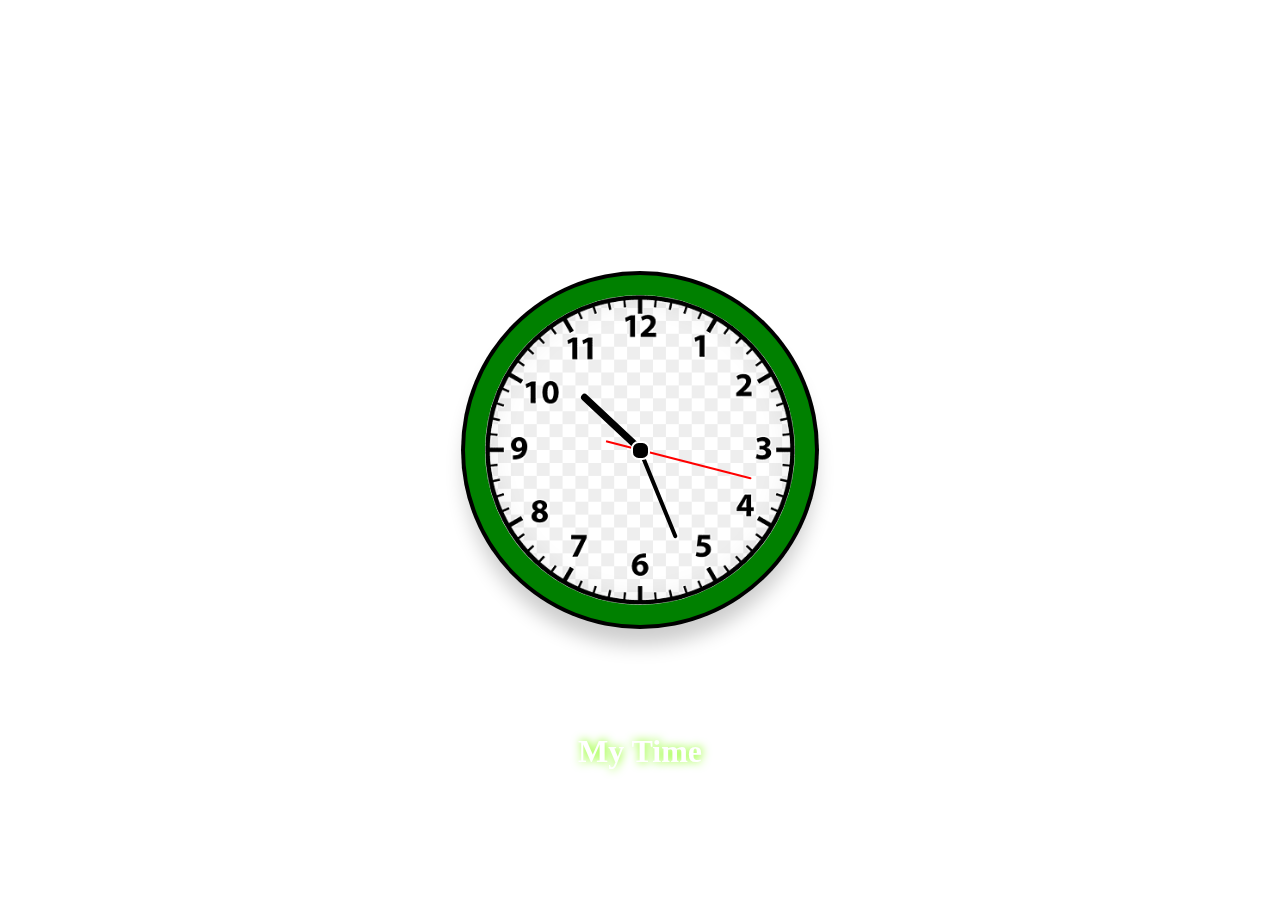
<file: projects/task_2/index.html>
<!DOCTYPE html>
<html lang="en">
<head>
	<meta charset="UTF-8">
	<meta name="viewport" content="width=device-width, initial-scale=1.0">
	<title>Clock</title>
	<link rel="stylesheet" type="text/css" href="Mystyle.css">
</head>
<body>
	<div class="clock">
		<div class="hour">
			<div class="hr" id="hr"></div>
		</div>
		<div class="min">
			<div class="mn" id="mn"></div>
		</div>
		<div class="sec">
			<div class="sc" id="sc"></div>
		</div>
	</div>
<h1 class="h1">My Time</h1>
</body>
<script type="text/javascript" src="myScript.js"></script>
</html>
</file>
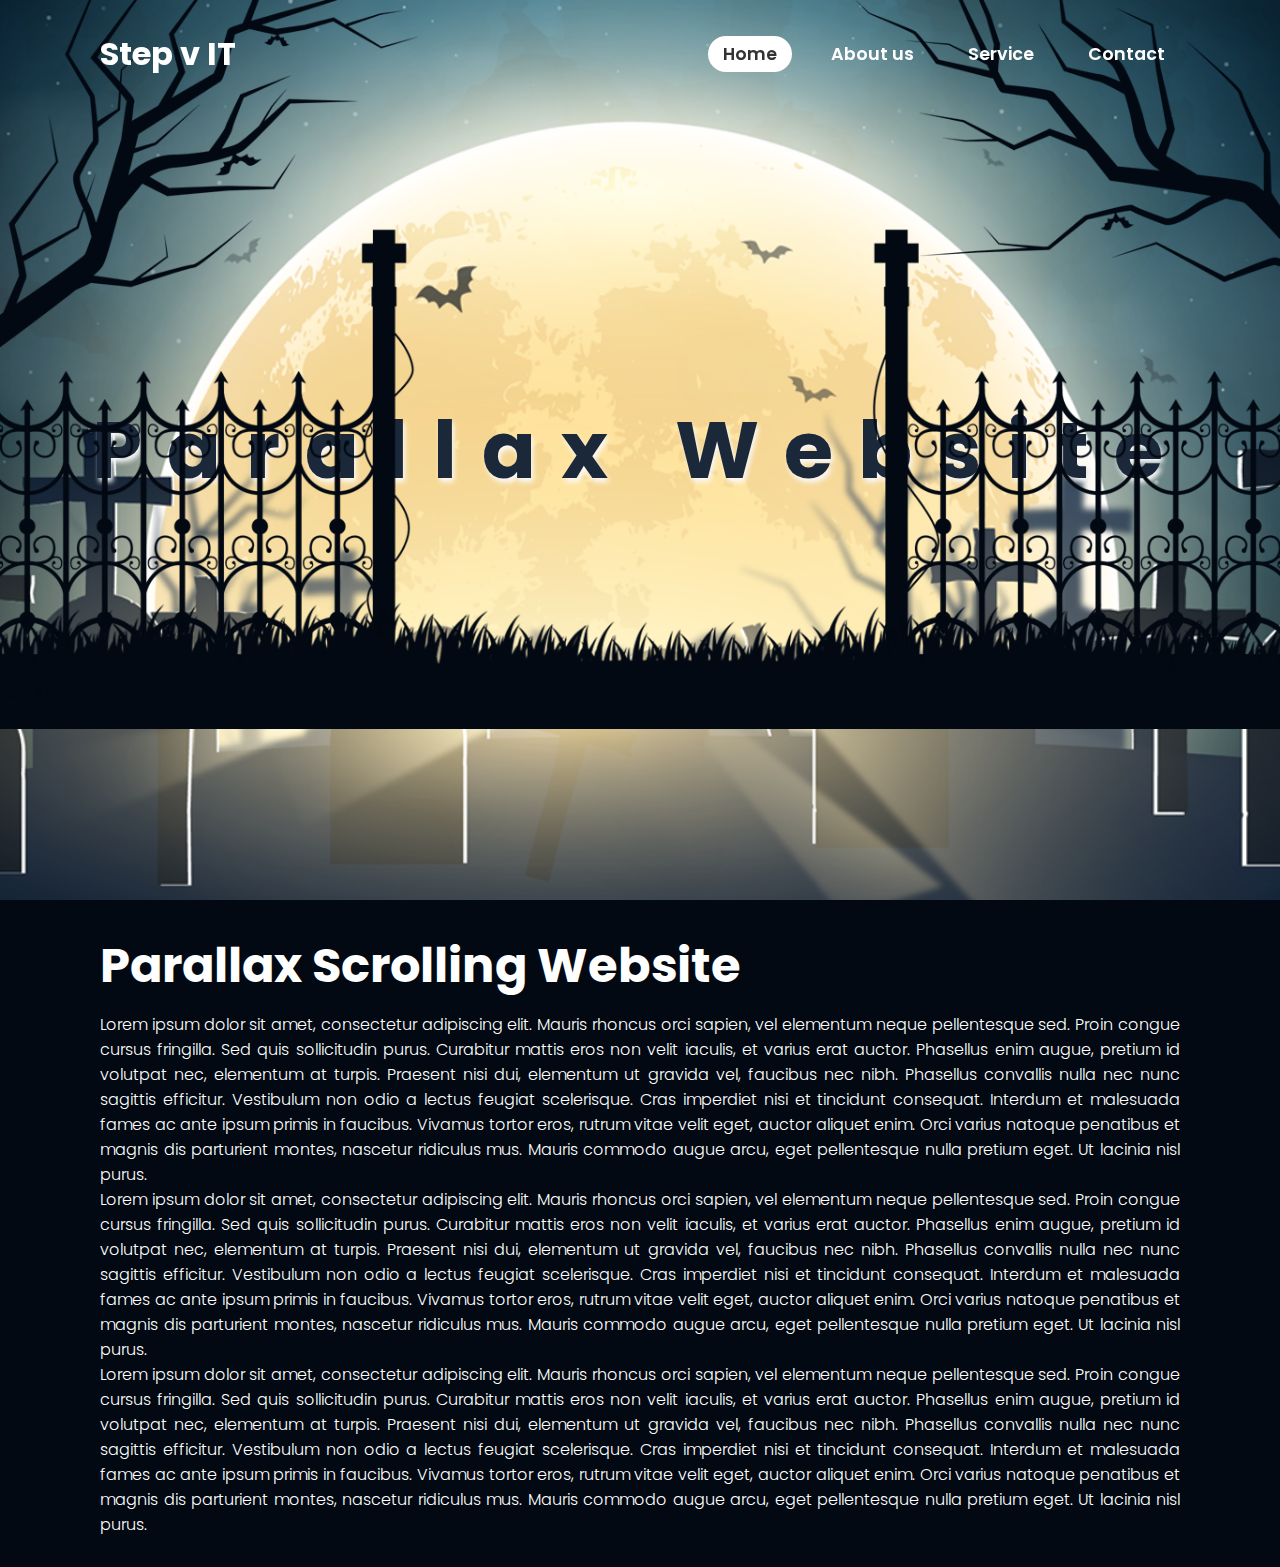
<file: projects/task_3/index.html>
<!DOCTYPE html>
<html lang="en">

<head>
    <meta charset="UTF-8">
    <meta http-equiv="X-UA-Compatible" content="IE=edge">
    <meta name="viewport" content="width=device-width, initial-scale=1.0">
    <title>Parallax Scrolling Website | Codehal</title>
    <link rel="stylesheet" href="style.css">
</head>

<body>
    <header>
        <h2 class="logo">Step v IT</h2>
        <nav class="navigation">
            <a class="active" href="#">Home<span></span></a>
            <a href="#">About us<span></span></a>
            <a href="#">Service<span></span></a>
            <a href="#">Contact<span></span></a>
        </nav>
    </header>

    <section class="parallax">
        <h2 id="text">Parallax Website</h2>
        <img src="img/tree-left.png" id="tree-left">
        <img src="img/tree-right.png" id="tree-right">
        <img src="img/gate-left.png" id="gate-left">
        <img src="img/gate-right.png" id="gate-right">
        <img src="img/grass.png" id="grass">
    </section>

    <section class="second">
        <h2>Parallax Scrolling Website</h2>
        <p>Lorem ipsum dolor sit amet, consectetur adipiscing elit. Mauris rhoncus orci sapien, vel elementum neque pellentesque sed. Proin congue cursus fringilla. Sed quis sollicitudin purus. Curabitur mattis eros non velit iaculis, et varius erat auctor. Phasellus enim augue, pretium id volutpat nec, elementum at turpis. Praesent nisi dui, elementum ut gravida vel, faucibus nec nibh. Phasellus convallis nulla nec nunc sagittis efficitur. Vestibulum non odio a lectus feugiat scelerisque. Cras imperdiet nisi et tincidunt consequat. Interdum et malesuada fames ac ante ipsum primis in faucibus. Vivamus tortor eros, rutrum vitae velit eget, auctor aliquet enim. Orci varius natoque penatibus et magnis dis parturient montes, nascetur ridiculus mus. Mauris commodo augue arcu, eget pellentesque nulla pretium eget. Ut lacinia nisl purus.</p><b></b>
        <p>Lorem ipsum dolor sit amet, consectetur adipiscing elit. Mauris rhoncus orci sapien, vel elementum neque pellentesque sed. Proin congue cursus fringilla. Sed quis sollicitudin purus. Curabitur mattis eros non velit iaculis, et varius erat auctor. Phasellus enim augue, pretium id volutpat nec, elementum at turpis. Praesent nisi dui, elementum ut gravida vel, faucibus nec nibh. Phasellus convallis nulla nec nunc sagittis efficitur. Vestibulum non odio a lectus feugiat scelerisque. Cras imperdiet nisi et tincidunt consequat. Interdum et malesuada fames ac ante ipsum primis in faucibus. Vivamus tortor eros, rutrum vitae velit eget, auctor aliquet enim. Orci varius natoque penatibus et magnis dis parturient montes, nascetur ridiculus mus. Mauris commodo augue arcu, eget pellentesque nulla pretium eget. Ut lacinia nisl purus.</p><b></b>
        <p>Lorem ipsum dolor sit amet, consectetur adipiscing elit. Mauris rhoncus orci sapien, vel elementum neque pellentesque sed. Proin congue cursus fringilla. Sed quis sollicitudin purus. Curabitur mattis eros non velit iaculis, et varius erat auctor. Phasellus enim augue, pretium id volutpat nec, elementum at turpis. Praesent nisi dui, elementum ut gravida vel, faucibus nec nibh. Phasellus convallis nulla nec nunc sagittis efficitur. Vestibulum non odio a lectus feugiat scelerisque. Cras imperdiet nisi et tincidunt consequat. Interdum et malesuada fames ac ante ipsum primis in faucibus. Vivamus tortor eros, rutrum vitae velit eget, auctor aliquet enim. Orci varius natoque penatibus et magnis dis parturient montes, nascetur ridiculus mus. Mauris commodo augue arcu, eget pellentesque nulla pretium eget. Ut lacinia nisl purus.</p><b></b>
    </section>
</body>
<script type="text/javascript" src="script.js"></script>
</html>
</file>
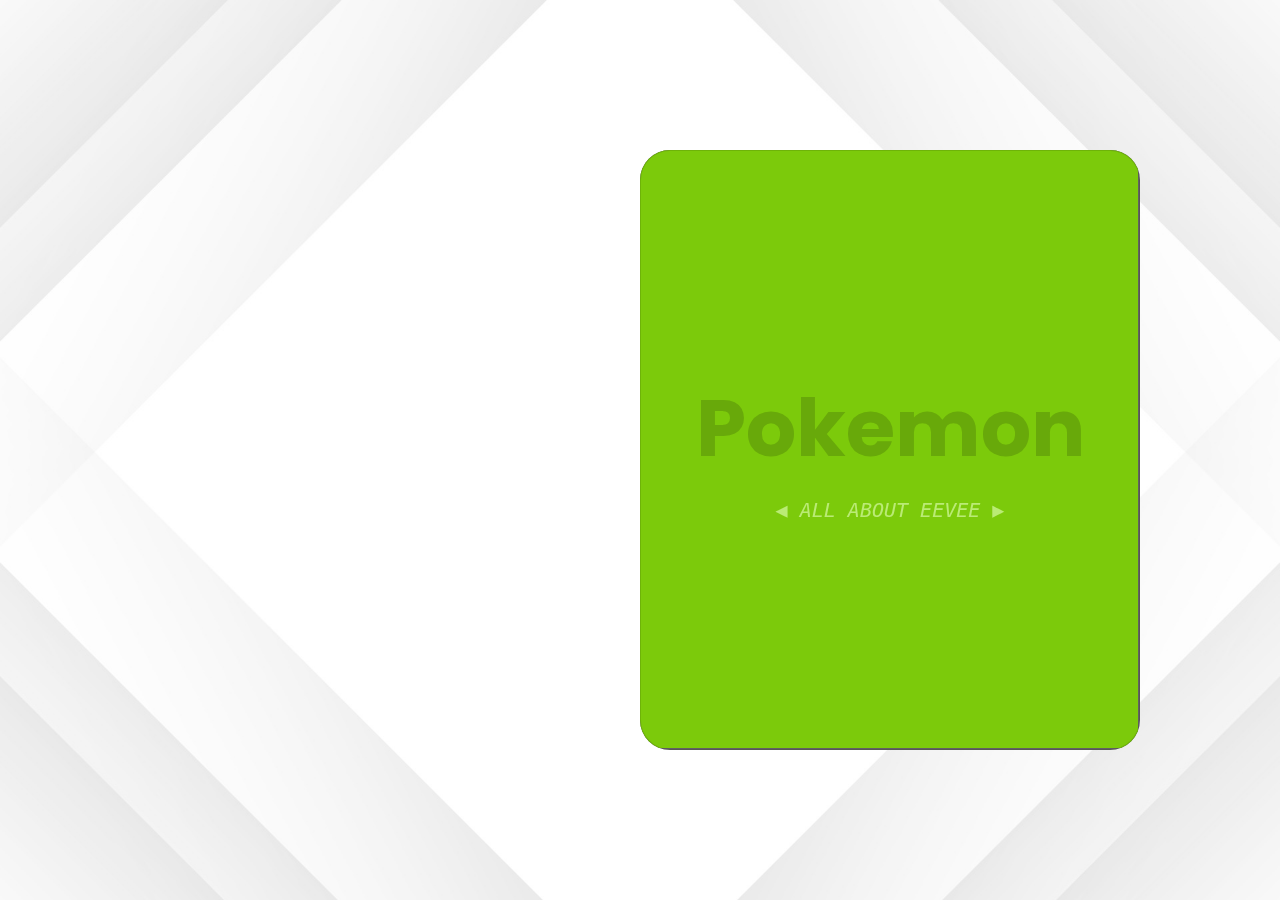
<file: projects/task_4/index.html>
<!DOCTYPE html>
<html lang="en">

<head>
  <meta charset="UTF-8" />
  <meta name="viewport" content="width=device-width, initial-scale=1.0" />
  <link rel="stylesheet" href="style.css" />
  <title>Pokemon Magazine</title>
</head>

<body>
  <div class="flipbook">
    <div class="hard"> Pokemon <small>◀ ALL ABOUT EEVEE ▶</small></div>
    <div class="hard"></div>
    <div>
      <small>This guidebook is all about Eevee – one of the most popular Pokémon! Discover everything you need to know about this unique and adorable character and its many Evolutions. Eevee is an amazing Pokémon. It's called the Evolution Pokémon for good reason – it has nine known Evolutions! And it's cute in any form. Get the inside scoop on everything you need to know about this popular Pokémon in this guidebook that's packed with colour illustrations Comes with a poster  Perfect for old and new fans of Pokémon.</small>
    </div>
    <div>
      <img src="img/Eevee.png" alt="" />
      <small> Eevee </small>
    </div>
    <div>
      <img src="img/Vaporeon.png" alt="" />
      <small> Vaporeon </small>
    </div>
    <div>
      <img src="img/Jolteon.png" alt="" />
      <small> Jolteon </small>
    </div>
    <div>
      <img src="img/Flareon.png" alt="" />
      <small> Flareon </small>
    </div>
    <div>
      <img src="img/Espeon.png" alt="" />
      <small> Espeon </small>
    </div>
        <div>
      <img src="img/Umbreon.png" alt="" />
      <small> Umbreon </small>
    </div>
    <div>
      <img src="img/Leafeon.png" alt="" />
      <small> Leafeon </small>
    </div>
    <div>
      <img src="img/Glaceon.png" alt="" />
      <small> Glaceon </small>
    </div>
    <div>
      <img src="img/Sylveon.png" alt="" />
      <small> Sylveon </small>
    </div>
    <div class="hard"></div>
    <div class="hard">Thank You<small>~WindskyFillin~</small></div>
  </div>

  <script src="jquery.js"></script>
  <script src="turn.js"></script>
  <script>
    $(".flipbook").turn();
  </script>
</body>

</html>
</file>
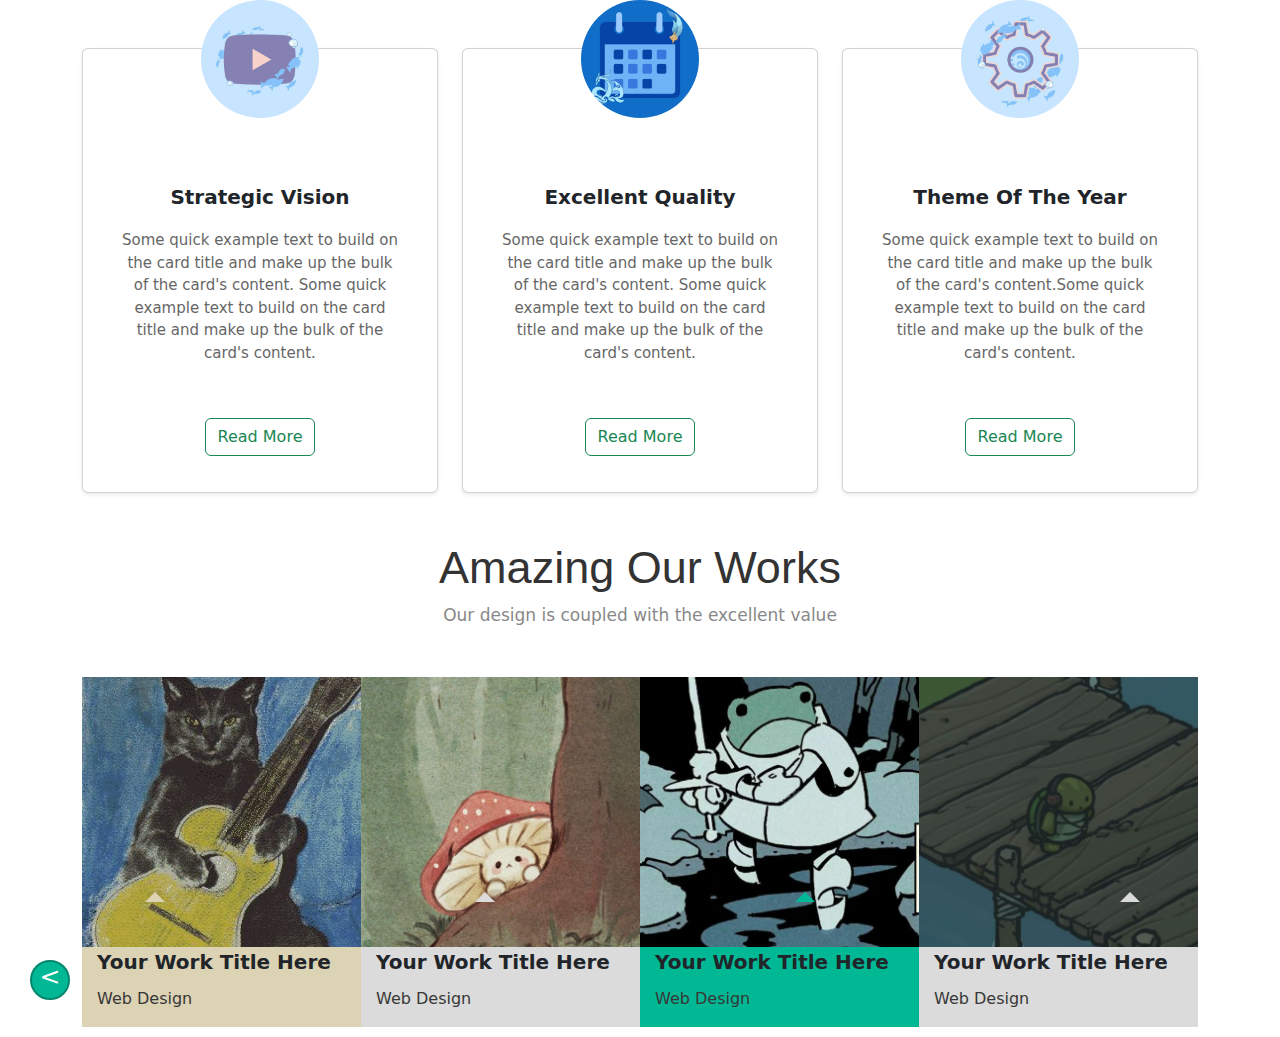
<file: projects/task_5/index.html>
<!DOCTYPE html>
<html lang="en">

<head>
  <meta charset="UTF-8" />
  <meta name="viewport" content="width=device-width, initial-scale=1.0" />
  <link rel="stylesheet" href="style.css">
  <link href="https://cdn.jsdelivr.net/npm/bootstrap@5.3.3/dist/css/bootstrap.min.css" rel="stylesheet" integrity="sha384-QWTKZyjpPEjISv5WaRU9OFeRpok6YctnYmDr5pNlyT2bRjXh0JMhjY6hW+ALEwIH" crossorigin="anonymous">
  <script src="https://cdn.jsdelivr.net/npm/bootstrap@5.3.3/dist/js/bootstrap.bundle.min.js" integrity="sha384-YvpcrYf0tY3lHB60NNkmXc5s9fDVZLESaAA55NDzOxhy9GkcIdslK1eN7N6jIeHz" crossorigin="anonymous"></script>
  <title>Макет</title>
</head>

<body>
  <div class="container text-center my-5">
    <div class="row justify-content-center">
      <div class="col-md-4">
        <div class="card card-custom text-center shadow-sm">
          <div class="card-icon">
            <img src="img/youtube.jpg" class="img-fluid rounded-circle p-3" alt="іконка з картинки">
          </div>
          <div class="card-body">
            <h5 class="card-title">Strategic Vision</h5>
            <p class="card-text">Some quick example text to build on the card title and make up the bulk of the card's content. Some quick example text to build on the card title and make up the bulk of the card's content.</p>
            <a href="#" class="btn btn-outline-success">Read More</a>
          </div>
        </div>
      </div>
      <div class="col-md-4">
        <div class="card card-custom text-center shadow-sm">
          <div class="card-icon">
            <img src="img/calen.jpg" class="img-fluid rounded-circle p-3" alt="іконка з картинки">
          </div>
          <div class="card-body">
            <h5 class="card-title">Excellent Quality</h5>
            <p class="card-text">Some quick example text to build on the card title and make up the bulk of the card's content. Some quick example text to build on the card title and make up the bulk of the card's content.</p>
            <a href="#" class="btn btn-outline-success">Read More</a>
          </div>
        </div>
      </div>
      <div class="col-md-4">
        <div class="card card-custom text-center shadow-sm">
          <div class="card-icon">
            <img src="img/setting.jpg" class="img-fluid rounded-circle p-3" alt="іконка з картинки">
          </div>
          <div class="card-body">
            <h5 class="card-title">Theme Of The Year</h5>
            <p class="card-text">Some quick example text to build on the card title and make up the bulk of the card's content.Some quick example text to build on the card title and make up the bulk of the card's content.</p>
            <a href="#" class="btn btn-outline-success">Read More</a>
          </div>
        </div>
      </div>
    </div>
  </div>
<div class="figure1"></div>
<div class="figure2"></div>
<div class="figure3"></div>
<div class="figure4"></div>
  <div class="text-center my-5">
    <h4 class="text1">Amazing Our Works</h4>
    <p class="text2">Our design is coupled with the excellent value</p>
  </div>
  <div class="swipe swipe_left">&lt;</div>
  <div class="container text-center">
    <div class="row2">
      <div class="col-md-3">
        <img src="img/cat.jpg" class="img-fluid" alt="">
        <div class="text-container1">
        <p class="text3">Your Work Title Here</p>
        <p class="text4">Web Design</p>
      </div>
      </div>
      <div class="col-md-3">
        <img src="img/mushroom.jpg" class="img-fluid" alt="">
        <div class="text-container2">
        <p class="text3">Your Work Title Here</p>
        <p class="text4">Web Design</p>
        </div>
      </div>
      <div class="col-md-3">
        <img src="img/frog.jpg" class="img-fluid" alt="">
        <div class="text-container3">
        <p class="text3">Your Work Title Here</p>
        <p class="text4">Web Design</p>
        </div>
      </div>
      <div class="col-md-3">
        <img src="img/tortoise.jpg" class="img-fluid" alt="">
        <div class="text-container4">
        <p class="text3">Your Work Title Here</p>
        <p class="text4">Web Design</p>
      </div>
      </div>
    </div>
    <div class="swipe swipe_right">&gt;</div>
  </div>
</body>

</html>
</file>
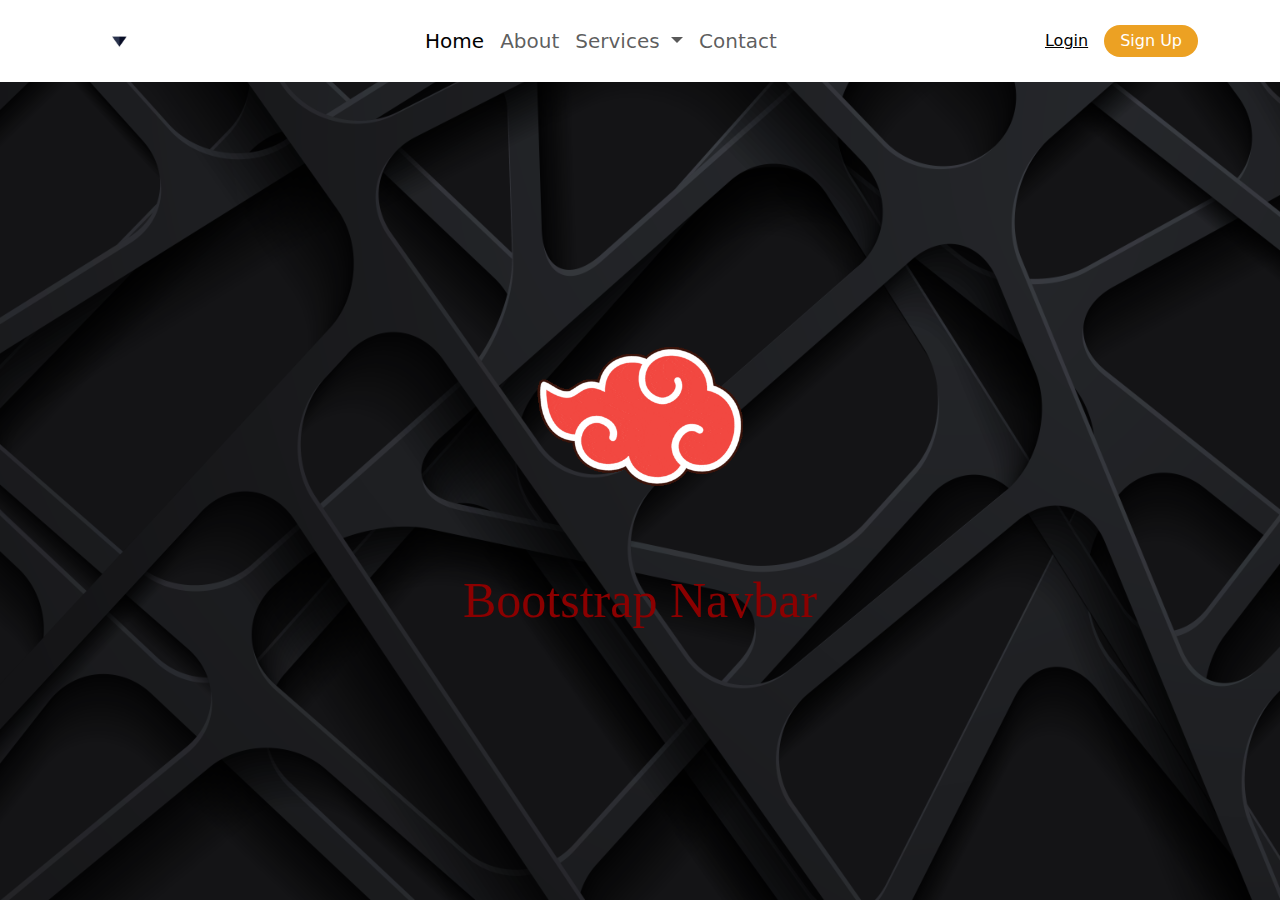
<file: projects/task_7/index.html>
<!DOCTYPE html>
<html lang="en">
  <head>
    <meta charset="UTF-8" />
    <meta http-equiv="X-UA-Compatible" content="IE=edge" />
    <meta name="viewport" content="width=device-width, initial-scale=1.0" />
    <link href="https://cdn.jsdelivr.net/npm/bootstrap@5.3.3/dist/css/bootstrap.min.css" rel="stylesheet" integrity="sha384-QWTKZyjpPEjISv5WaRU9OFeRpok6YctnYmDr5pNlyT2bRjXh0JMhjY6hW+ALEwIH" crossorigin="anonymous">
    <script src="https://cdn.jsdelivr.net/npm/bootstrap@5.3.3/dist/js/bootstrap.bundle.min.js" integrity="sha384-YvpcrYf0tY3lHB60NNkmXc5s9fDVZLESaAA55NDzOxhy9GkcIdslK1eN7N6jIeHz" crossorigin="anonymous"></script>
    <link href="https://fonts.cdnfonts.com/css/the-carstenz" rel="stylesheet">
    <link rel="stylesheet" href="style.css" />
    <title>Bootstrap Responsive Navbar</title>
  </head>
  <body class="vh-100 overflow-hidden">
      <!-- Navbar -->
      <nav class="navbar navbar-expand-lg bg-white fixed-top">
      <div class="container">
      <!-- Logo -->
      <a class="navbar-brand fs-4" href="#">
        <img src="img/logo.gif" alt="Logo" style="width: 75px; height: auto;">
      </a>
      <!-- Toggle Btn-->
      <button class="navbar-toggler shadow-none border-0" type="button" data-bs-toggle="offcanvas" data-bs-target="#offcanvasNavbar" aria-controls="offcanvasNavbar" aria-label="Toggle navigation">
        <span class="navbar-toggler-icon"></span>
      </button>
      <!-- SideBar -->
      <div class="sidebar offcanvas offcanvas-start" tabindex="-1" id="offcanvasNavbar" aria-labelledby="offcanvasNavbarLabel">
        <!-- SideBar Header -->
        <div class="offcanvas-header" style="font-family: Georgia, serif; border-bottom: 1px solid;">
          <h5 class="offcanvas-title" id="offcanvasNavbarLabel">Offcanvas</h5>
          <button type="button" class="btn-close btn-close-black shadow-none" data-bs-dismiss="offcanvas" aria-label="Close"></button>
        </div>
        <!-- SideBar Body -->
        <div class="offcanvas-body d-flex flex-column flex-lg-row p-4 p-lg-0">
          <ul class="navbar-nav justify-content-center align-items-center fs-5 flex-grow-1 pe-3">
            <li class="nav-item-mx-2">
              <a class="nav-link active" aria-current="page" href="#">Home</a>
            </li>
            <li class="nav-item-mx-2">
              <a class="nav-link" href="#about">About</a>
            </li>
            <li class="nav-item dropdown">
          <a class="nav-link dropdown-toggle" href="#services" role="button" data-bs-toggle="dropdown" aria-expanded="false">
            Services
          </a>
          <ul class="dropdown-menu">
            <li><a class="dropdown-item" href="#">Custom Software Development</a></li>
            <li><a class="dropdown-item" href="#">Web Development</a></li>
            <li><a class="dropdown-item" href="#">SEO Optimization</a></li>
            <li><a class="dropdown-item" href="#">Website Maintenance</a></li>
            <li><hr class="dropdown-divider"></li>
            <li><a class="dropdown-item" href="#">UI/UX Design</a></li>
          </ul>
        </li>
            <li class="nav-item-mx-2">
              <a class="nav-link" href="#contact">Contact</a>
            </li>
          </ul>
          <!-- Login / Sign Up -->
          <div class="d-flex flex-column flex-lg-row justify-content-center align-items-center gap-3">
            <a href="#login" class="text-black">Login</a>
            <a href="#signup" class="text-white text-decoration-none px-3 py-1 rounded-4" style="background-color: #ECA123;">Sign Up</a>
          </div>
        </div>
      </div>
    </div>
  </nav>
      <main class="w-100 vh-100 d-flex flex-column justify-content-center align-items-center" style="color: darkred;">
      <h1 style="font-size: 1.5em;">
          <img src="img/cloud.gif" alt="Red Cloud" style="width: 300px; height: auto;">
      </h1>
      <h1 style="font-size: 50px; font-family: 'The Carstenz', fantasy;">Bootstrap Navbar</h1>
  </main>
  </body>
</html>
</file>
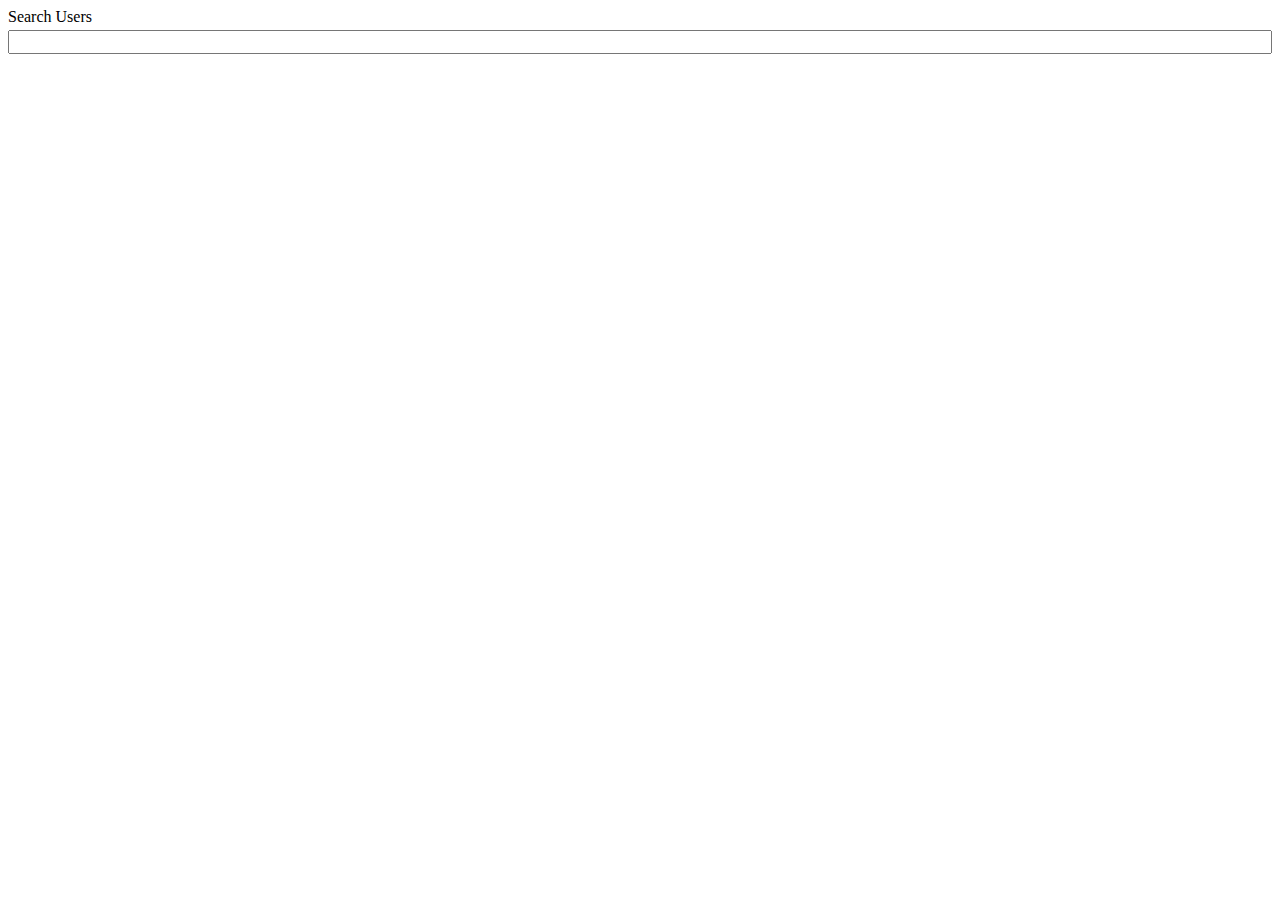
<file: projects/task_9/index.html>
<!DOCTYPE html>
<html lang="en">
<head>
  <meta charset="UTF-8">
  <meta http-equiv="X-UA-Compatible" content="IE=edge">
  <meta name="viewport" content="width=device-width, initial-scale=1.0">
  <link rel="stylesheet" href="css/styles.css">
  <title>Document</title>
</head>
<body>
  <div class="search-wrapper">
    <label for="search">Search Users</label>
    <input type="search" id="search" data-search>
  </div>
  <div class="user-cards" data-user-cards-container></div>
  <template data-user-template>
    <div class="card">
      <div class="header" data-header></div>
      <div class="body" data-body></div>
    </div>
  </template>
</body>
<script src="js/script.js" defer></script>
</html>
</file>
<file: projects/task_2/Mystyle.css>
* {
	margin: 0;
	padding: 0;
	box-sizing: border-box;
}
body {
	display: flex;
	justify-content: center;
	align-items: center;
	min-height: 100vh;
	background-image: url("https://i.pinimg.com/originals/c5/9a/d2/c59ad2bd4ad2fbacd04017debc679ddb.gif") ;
}
.clock {
	width: 350px;
	height: 350px;
	display: flex;
	justify-content: center;
	align-items: center;
	background: #fff url(clock.png);
	background-size: cover;
	border-radius: 50%;
	border: 20px solid green;
	box-shadow: inset 0 0 30px rgba(0, 0, 0, .1), 
	0 20px 20px rgba(0, 0, 0, .2), 
	0 0 0 4px black;
}

.clock::before {
	content: '';
	position: absolute;
	width: 15px;
	height: 15px;
	background: black;
	border: 2px solid #fff;
	z-index: 100000;
	border-radius: 40%;
}

.hour,
.min,
.sec
{
	position: absolute;
}
.hour, .hr {
	width: 160px;
	height: 160px;
}
.min, .mn {
	width: 190px;
	height: 190px;
}

.sec, .sc {
	width: 230px;
	height: 230px;
}
.hr, .mn, .sc
{
	display: flex;
	justify-content: center;
	position: absolute;
	border-radius: 50%;
}
.hr::before {
	content: '';
	position: absolute;
	width: 7px;
	height: 80px;
	background: black;
	z-index: 10;
	border-radius: 6px 6px 0 0;
}
.mn::before {
	content: '';
	position: absolute;
	width: 4px;
	height: 90px;
	background: black;
	z-index: 11;
	border-radius: 6px 6px 0 0;
}
.sc::before {
	content: '';
	position: absolute;
	width: 2px;
	height: 150px;
	background: red;
	z-index: 12;
	border-radius: 6px 6px 0 0;
}
.h1{
	position: fixed;
	bottom: 130px;
	margin: ;
	color: white;
	text-shadow: chartreuse 1px 0 10px;
}
</file>
<file: projects/task_3/style.css>
@import url('https://fonts.googleapis.com/css2?family=Poppins:wght@300;400;500;600;700;800;900&display=swap');

* {
    margin: 0;
    padding: 0;
    box-sizing: border-box;
    font-family: 'Poppins', sans-serif;
}

body {
    min-height: 100vh;
    overflow-x: hidden;
}

header{
    position: absolute;
    top: 0;
    left: 0;
    width: 100%;
    padding: 30px 100px;
    display: flex;
    justify-content: space-between;
    align-items: center;
    z-index: 1;
}

.logo{
    font-size: 2em;
    color: #fff;
    user-select: none;
}

.navigation a{
    position: relative;
    text-decoration: none;
    font-size: 1.1em;
    color: #fff;
    font-weight: 600;
    margin-left: 20px;
    padding: 6px 15px;
    transition: .5s;
}

.navigation a:hover, .navigation a.active {
    color: #333;
}

.navigation a span {
    position: absolute;
    top: 0;
    left: 0;
    width: 100%;
    height: 100%;
    background: #fff;
    border-radius: 30px;
    z-index: -1;
    transform: scale(0);
    opacity: 0;
    transition: .5s;
}

.navigation a:hover span, .navigation a.active span{
    transform: scale(1);
    opacity: 1;
}

.parallax {
    position: relative;
    display: flex;
    justify-content: center;
    align-items: center;
    height: 100vh;
    background: url(img/background.png);
    background-size: cover;
    background-position: center;
    background-attachment: fixed;
}

#text {
    position: absolute;
    font-size: 5em;
    color: #1b283a;
    text-shadow: 2px 4px 5px #f9f9f9;
    letter-spacing: 25px;
}

.parallax img{
    position: absolute;
    top: 0;
    left: 0;
    width: 100%;
    pointer-events: none;
}

.parallax img#gate-left {
    position: fixed;
    transform: translateX(-282px);
}

.parallax img#gate-right {
    position: fixed;
    transform: translateX(305px);
}

.second {
    position: relative;
    background: #020912;
    padding: 30px 100px;
}

.second h2 {
    font-size: 3em;
    color: #fff;
    margin-bottom: 10px;
}
.second p {
    font-size: 1em;
    color: #fff;
    font-weight: 300;
    text-align: justify;
}
</file>
<file: projects/task_4/style.css>
@import url('https://fonts.googleapis.com/css2?family=Poppins:ital,wght@0,100;0,200;0,300;0,400;0,500;0,600;0,700;0,800;0,900;1,100;1,200;1,300;1,400;1,500;1,600;1,700;1,800;1,900&display=swap');

*{
    margin: 0;
    padding: 0;
    box-sizing: border-box;
	font-family: "Poppins", sans-serif;
}

body {
    display: grid;
    place-content: center;
    height: 100vh;
    width: 100vw;
	overflow: hidden;
	background-image: url(img/background.jpg);
	background-size: cover;
}

.flipbook {
    width: 1000px;
    height: 600px;
}

.flipbook .hard {
    background: #7cca0b !important;
    color: #fff;
    font-weight: bold;
    font-size: 80px;
    color: #68a90a;
    border: none;
}

.flipbook .hard small{
	font-style: italic;
	font-weight: lighter;
	opacity: 0.7;
	font-size: 14px;
}

.flipbook .page {
    background: #616161;
	display: flex;
	flex-direction: column;
	justify-content: center;
	align-items: center;
    gap: 10px;
    border: 1px solid rgba(0, 0, 0, 0.11);
    border-radius: 30px;
}

.page img{
	width: 70%;
	object-fit: cover;
	margin: auto;
}

.flipbook .page small{
	font-size: 30px;
	font-family: monospace;
    margin-bottom: 10px;
    color: #d5f9a3;
}

.flipbook .page small:first-of-type {
    font-size: 20px;
    text-align: justify;
    padding-left: 20px;
    padding-right: 20px;
}
</file>
<file: projects/task_5/style.css>
body {
    font-family: Arial, sans-serif;
    color: #333;
    background-color: #f9f9f9;
}
.text1 {
    font-size: 45px;
    font-family: Arial, sans-serif;
    font-weight: 100; 
    margin-bottom: 0.5rem;
    color: #333;
}
.text2 {
    font-size: 17px;
    color: #888;
}
.card-custom:nth-child(even) {
    background-color: #f0f0f0; 
}
.card-custom:hover {
    box-shadow: 0 4px 20px rgba(0, 0, 0, 0.1);
}
.card-custom {
    background-color: #fff;
    border: none;
    border-radius: 10px;
    padding: 20px;
    display: flex;
    flex-direction: column;
    justify-content: center;
    align-items: center;
    text-align: center;
    transition: box-shadow 0.3s ease;
}
.card-icon img {
    position: relative;
    top: -85px;
    border-radius: 50%;
    width: 150px;
    height: 150px;
}
.card-title {
    position: relative;
    top: -50px;
    font-weight: 600;
}
.card-text {
    position: relative;
    top: -38px;
    font-size: 15px;
    color: #666;
}
.btn-outline-success {
    border-color: #3e9c9c;
    color: #4ec7c7;
}
.btn-outline-success:hover {
    background-color: #4ec7c7;
    color: #fff;
}
.container .col-md-3 {
    text-align: center;
}
.img-fluid {
    width: 600px; 
    height: 400px; 
}
.row2 {
    display: flex; 
    justify-content: space-between; 
    align-items: center; 
    padding: 0; 
    margin: 0; 
}
.row2 img {
    flex-grow: 1; 
    width: 100%; 
    height: auto;
    padding: 0; 
    margin: 0;
    object-fit: cover; 
    height: 270px;
}
.row2 p  {
    height: 40px;
    text-align: left;
}
.text-container1 {
    background-color: #dcd2b4;
}
.text-container2, .text-container4 {
    background-color: #dbdbdb;
}
.text-container3{
    background-color: #00b894;
}
.text3 {
    margin-bottom: 0;
    padding-left: 15px;
    font-weight: 600;
    font-size: 20px;
}
.text4 {
    margin-bottom: 10px;
    padding-left: 15px;
    color: #373737;
}
.swipe_left {
    left: 30px;
}
.swipe {
    position: absolute;
    bottom: -100px;
    width: 40px;
    height: 40px;
    border: 2px solid #05876d;
    background-color: #00b894;
    border-radius: 50%;
    text-align: center;
    line-height: 30px;
    font-size: 25px;
    color: white;
}
.swipe_right {
    left: 1460px;
}
.swipe:hover{
    background-color: #05876d;
}
.figure1 {
    position: absolute;
    top: 892px;
    left: 155px; 
    transform: translateX(-50%);
    width: 0; 
    height: 0; 
    border-left: 10px solid transparent; 
    border-right: 10px solid transparent; 
    border-bottom: 10px solid #dcd2b4; 
}
.figure2 {
    position: absolute;
    top: 892px;
    left: 485px; 
    transform: translateX(-50%);
    width: 0; 
    height: 0; 
    border-left: 10px solid transparent; 
    border-right: 10px solid transparent; 
    border-bottom: 10px solid #dbdbdb; 
}
.figure3 {
    position: absolute;
    top: 892px;
    left: 805px; 
    transform: translateX(-50%);
    width: 0; 
    height: 0; 
    border-left: 10px solid transparent; 
    border-right: 10px solid transparent; 
    border-bottom: 10px solid #00b894; 
}
.figure4 {
    position: absolute;
    top: 892px;
    left: 1130px; 
    transform: translateX(-50%);
    width: 0; 
    height: 0; 
    border-left: 10px solid transparent; 
    border-right: 10px solid transparent; 
    border-bottom: 10px solid #dbdbdb; 
}
</file>
<file: projects/task_7/style.css>
body{
    background: url(img/bg.png);
    background-color: rgba(255, 255, 255, 0.15);
    background-blend-mode: multiply;
    background-position: center;
    background-size: cover;
    background-repeat: no-repeat;
}

@media(max-width: 991px){
    .sidebar{
        background-color: rgba(255, 255, 255, 0.70);
        backdrop-filter: blur(10px);
    }
}
</file>
<file: projects/task_9/css/styles.css>
.search-wrapper {
  display: flex;
  flex-direction: column;
  gap: .25rem;
}

input {
  font-size: 1rem;
}

.user-cards {
  display: grid;
  grid-template-columns: repeat(auto-fill, minmax(150px, 1fr));
  gap: .25rem;
  margin-top: 1rem;
}

.card {
  border: 1px solid black;
  background-color: white;
  padding: .5rem;
}

.card > .header {
  margin-bottom: .25rem;
}

.card > .body {
  font-size: .8rem;
  color: #777;
}

.hide {
  display: none;
}
</file>
